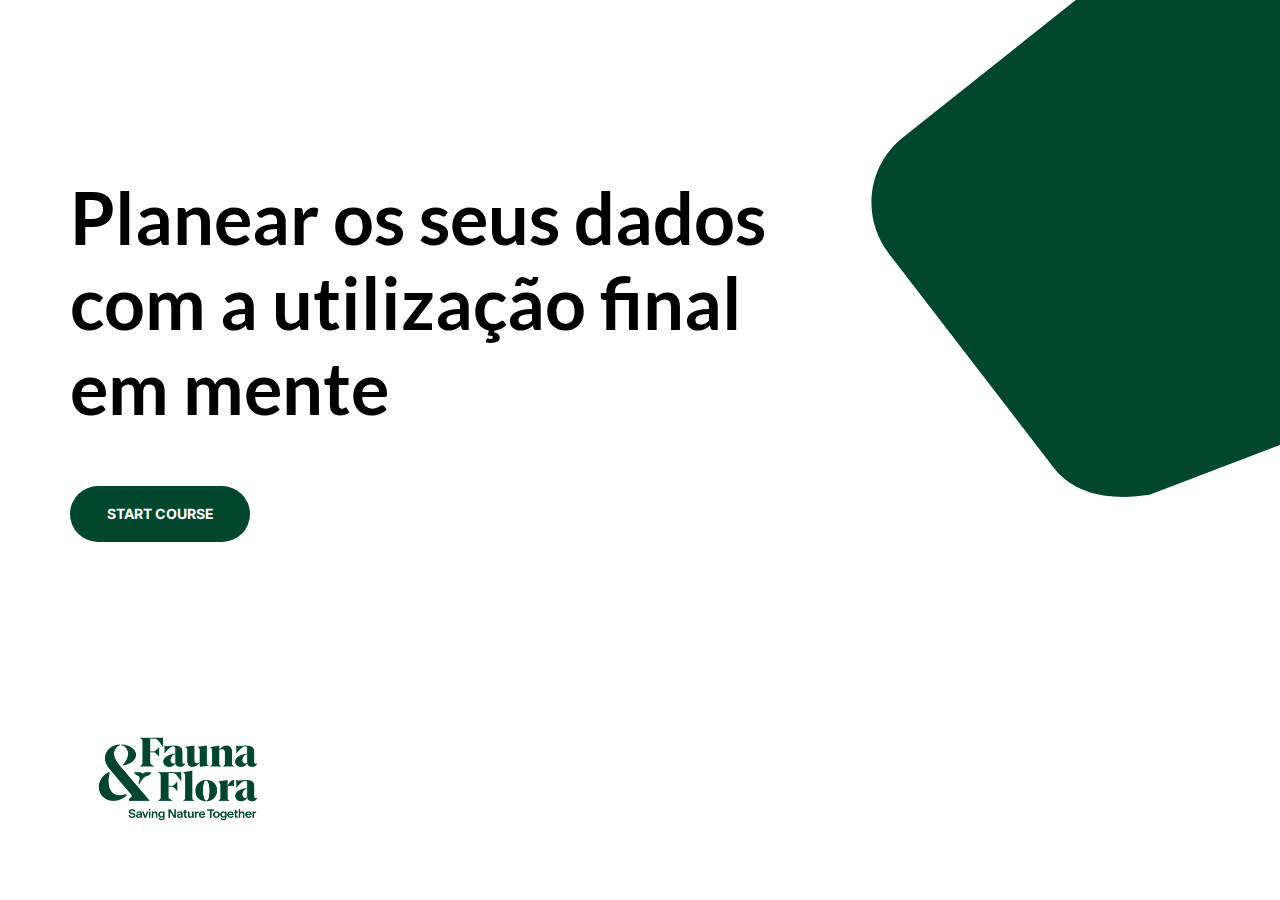
<file: index.html>
<!DOCTYPE html>
<html lang="en" class="">
  <head>
    <meta http-equiv="X-UA-Compatible" content="IE=edge,chrome=1">
    <meta name="viewport" content="width=device-width, initial-scale=1">
    <meta charset="utf-8">

    <title>Planear os seus dados com a utilização final em mente</title>

    <link type="text/css" rel="stylesheet" href="lib/icomoon.css">
    <script type="text/javascript" src="lib/player-0.0.11.min.js"></script>
    <script type="text/javascript" src="lib/lzwcompress.js"></script>

    <!-- Resize Hack -->
    <script type="text/javascript">
      window.resizeTo(screen.width, screen.height);
    </script>
    
    <!--[if lt IE 9]>
    <script src="//html5shiv.googlecode.com/svn/trunk/html5.js"></script>
    <![endif]-->

    <script id="__ENTRY__" type="application/json">
      {".js":["rise/5b8604d3.js"]}
    </script>

    <script id="__REMOTE_ENTRIES__" type="application/json">
      {"mondrian":{".js":["mondrian/entry.js"]}}
    </script>

    <script>
      (function() {
        const jsonp = {}

        function loadModule(manifest) {
          const p = []

          if (manifest['.css'] != null) {
            for (var idx = 0; idx < manifest['.css'].length; idx++) {
              p.push(new Promise((resolve, reject) => {
                var link = document.createElement('link')
                link.onload = resolve
                link.onerror = reject
                link.rel = 'stylesheet'
                link.href = 'lib/' + manifest['.css'][idx]
                document.body.appendChild(link)
              }))
            }
          }

          if (manifest['.js'] != null) {
            for (var idx = 0; idx < manifest['.js'].length; idx++) {
              p.push(new Promise((resolve, reject) => {
                var script = document.createElement('script')
                script.onload = resolve
                script.onerror = reject
                script.src = 'lib/' + manifest['.js'][idx]
                document.body.appendChild(script)
              }))
            }
          }

          return Promise.all(p)
        }

        function deserialize(str) {
          const buffer = Uint8Array.from(atob(str), c => c.charCodeAt(0))
          const json = new TextDecoder().decode(buffer)
          const result = JSON.parse(json)
          return result
        }

        function __loadEntry() {
          return loadModule(JSON.parse(document.getElementById('__ENTRY__').textContent))
        }

        function __loadRemoteEntry(name) {
          const manifest = JSON.parse(document.getElementById('__REMOTE_ENTRIES__').textContent)
          if (manifest[name] == null) throw new Error(`Missing manifest for remote entry "${name}".`)
          return loadModule(manifest[name])
        }
        
        async function __loadJsonp(id, path) {
          try {
            return await new Promise((resolve, reject) => {
              try {
                jsonp[id] = resolve
                const script = document.createElement('script')
                script.onerror = reject
                script.src = `./${path}`
                document.head.appendChild(script)
              } catch (err) {
                reject(err)
              }
            })
          } finally {
            delete jsonp[id]
          }
        }

        function __resolveJsonp(id, data) {
          const resolve = jsonp[id]
          if (typeof resolve !== 'function') {
            throw new Error(`Could not load JSONP "${id}"`)
          }
          resolve(data)
        }

        async function __fetchCourse(name) {
          name = name == null ? window.i18n.default : name
          if (!window.i18n.available.includes(name)) {
            console.warn(`Could not load locale "${name}"`)
            name = window.i18n.available[0]
          }
          const encoded = await __loadJsonp(`course:${name}`, `locales/${name}.js`)
          const courseData = deserialize(encoded)
          return courseData
        }

        window.__loadEntry = __loadEntry
        window.__loadRemoteEntry = __loadRemoteEntry
        window.__loadJsonp = __loadJsonp
        window.__resolveJsonp = __resolveJsonp
        window.__fetchCourse = __fetchCourse
      })()
    </script>
  </head>
  <body>
    <div id="app"></div>
    <script>
  (function(root) {
    window.i18n = {"available":["und"],"default":"und"};
    window.partnerContent = [];

    var quizId = null;
    var storylineId = null;
    var completionPercentage = 100;
    var reporting = 'completed-incomplete';

    var LMSProxySelections = [
      'CommitData',
      'ConcedeControl', // Gives control back to the LMS
      'CreateResponseIdentifier', // Create question response
      'Finish',
      'GetDataChunk',  // Retrieve stringified object with lesson progress
      'GetStatus', // Get Current Status
      'MatchingResponse', // Interaction - Question Type
      'RecordFillInInteraction', // Interaction - Question Type
      'RecordMatchingInteraction', // Interaction - Question Type
      'RecordMultipleChoiceInteraction', // Interaction - Question Type
      'ResetStatus', // Reset the Status
      'SetBookmark',   // Set identifier for bookmark
      'SetDataChunk',  // Set a stringified object with lesson progress
      'SetFailed', // Tell LMS user Failed course
      'SetPassed', // Tell LMS user Passed the course
      'SetReachedEnd', // Tell LMS user completed course
      'SetScore', // Report Users Score to the LMS (for Pass and fail)
      'WriteToDebug',
    ];

    function HookCommit() {
  LMSProxyFuncs.WriteToDebug('Commit strategy detected a reason to commit! Forcing a commit to the LMS.');
  LMSProxyFuncs.CommitData();
}

const ProxyHooks = {

  'SetFailed': HookCommit,
  'SetPassed': HookCommit,
  'SetReachedEnd': HookCommit,
  'SetScore': HookCommit,

  'RecordMultipleChoiceInteraction': HookCommit,
  'RecordMatchingInteraction': HookCommit,
  'RecordFillInInteraction': HookCommit,
  'MatchingResponse': HookCommit,
};

function hookProxy(funcName) {
  if(ProxyHooks[funcName]) {
    return ProxyHooks[funcName]();
  }

  return;
}

var LMSProxyFuncs = pick(LMSProxySelections, window.parent, Function.prototype);

function noAPIFunction (funcName) {
  return function () {
    console.log('Warning: Course was unable to find the LMS API for ' + funcName + '. Course may have been launched from scormcontent/index.html, or the course package is not within an LMS. Saving of student data will not occur.');
  }
}

var initProxy = function() {
  return Object.keys(LMSProxyFuncs).reduce(function(newProxy, funcName) {
    if (LMSProxyFuncs[funcName].toString().length < 35) {
      noAPIFunction(funcName)();

      if (funcName === 'cmi5') {
        newProxy['cmi5'] = {
          getMasteryScore: noAPIFunction('cmi5.getMasteryScore')
        }
      } else {
        newProxy[funcName] = noAPIFunction(funcName);
      }
      
      return newProxy;
    }

    if (arrayHas(funcName, ['CreateResponseIdentifier', 'MatchingResponse', 'cmi5'])) {
      newProxy[funcName] = LMSProxyFuncs[funcName];
      return newProxy;
    }

    newProxy[funcName] = function () {
      var args = ([]).slice.call(arguments);
      var result = LMSProxyFuncs[funcName].apply(null, args);

      hookProxy(funcName);

      return result;
    }
    return newProxy;
  }, {})
}


    var LMSProxy = initProxy();

    var cache = getLMSData();

    function debounce(fn, delay) {
  var timer = null;

  return function () {
    var context = this, args = arguments;
    clearTimeout(timer);
    timer = setTimeout(function () {
      fn.apply(context, args);
    }, delay);
  };
}

function compress(data) {
  try {
    return JSON.stringify({
      v: 2,
      d: lzwCompress.pack(JSON.stringify(data)),
      cpv: "z5WaEE4E"
    });
  } catch(e) {
    return '';
  }
}

function decompress(stringData) {
  try {
    const data = JSON.parse(stringData);

    return data.d
      ? JSON.parse(lzwCompress.unpack(data.d))
      : data;
  } catch(e) {
    return {};
  }
}

function assign(target) {
  if (target === undefined || target === null) {
    throw new TypeError('assign: Cannot convert undefined or null to object');
  }

  var output = Object(target);

  for (var index = 1; index < arguments.length; index++) {
    var source = arguments[index];
    if (source !== undefined && source !== null) {
      for (var nextKey in source) {
        if (source.hasOwnProperty(nextKey)) {
          output[nextKey] = source[nextKey];
        }
      }
    }
  }
  return output;
}

function identity(value) {
  return value;
}

function bookmark(id) {
  var url = 'index.html#/lessons/' + id;

  LMSProxy.SetBookmark(url, '');
}

function completeOut(passed, reportParam) {
  var reportType = reportParam || reporting;

  if(passed) {
    switch(reportType) {
      case 'completed-incomplete':
      case 'completed-failed':
        LMSProxy.ResetStatus();
        LMSProxy.SetReachedEnd();
        break;

      case 'passed-incomplete':
      case 'passed-failed':
        LMSProxy.SetPassed();
        LMSProxy.SetReachedEnd();
        break;
    }
  } else {
    switch(reportType) {
      case 'passed-failed':
      case 'completed-failed':
        if(!isPassed()) {
          LMSProxy.SetFailed();
        }
        break;
    }
  }
}

var setDataChunk = debounce(function(data) {
  LMSProxy.SetDataChunk(data);
}, 100);

function concatLMSData(data) {
  assign(cache, data);
  setDataChunk(compress(cache));
}

function exit() {
  LMSProxy.ConcedeControl();
}

function finish(totalProgress) {
  if (
    quizId === null &&
    storylineId === null &&
    completionPercentage != undefined &&
    totalProgress >= completionPercentage
  ) {
    completeOut(true);
  }
}

function finishQuiz(passed, score, id) {
  if (id == quizId) {
    reportScore(score);
    completeOut(passed);
  }
}

function finishStoryline(id, passed, isQuiz, score) {
  if (id == storylineId) {
    if (isQuiz) {
      reportScore(score);
      completeOut(passed, 'passed-failed');
    } else {
      completeOut(passed);
    }
  }
}

function sanitizeForUri(title) {
  var strippedTitle = title.replace(/<(?:.|\n)*?>/gm, '');
  var sanitizedTitle = strippedTitle.replace(/[^a-zA-Z0-9-_.~]/g, '-');
  return sanitizedTitle;
}

function shorten(title) {
  return title.charAt(0);
}

function buildResponseIdentifier(response) {
  var title = sanitizeForUri(response.title);
  return LMSProxy.CreateResponseIdentifier(shorten(title), title);
}

function buildMatchingResponse(response) {
  var sourceTitle = sanitizeForUri(response.source.title);
  var targetTitle = sanitizeForUri(response.target.title);

  var source =
    LMSProxy.CreateResponseIdentifier(shorten(sourceTitle), sourceTitle);
  var target =
    LMSProxy.CreateResponseIdentifier(shorten(targetTitle), targetTitle);

  return new LMSProxy.MatchingResponse(source, target);
}

function cleanTitle(title, maxSize) {
  return title.substr(0, maxSize || 20).replace(/\s/g, '_');
}

function titleToId(quiz, question, attempts) {
  return cleanTitle(quiz, 20) + '_' + cleanTitle(question, 230) + '_' + attempts.toString().substr(0,3);
}

function normalizeResult(correct) {
  return correct
    ? window.parent.INTERACTION_RESULT_CORRECT
    : window.parent.INTERACTION_RESULT_WRONG;
}

function reportAnswer(data) {
  var recorder = Function.prototype;
  var response;
  var correctResponses;

  var isCorrect = normalizeResult(data.isCorrect);
  var latency = data.latency;
  var title = data.questionTitle;
  var weighting = 1;
  var strId = titleToId(data.quizTitle, title, data.retryAttempts);

  switch (data.type) {
    case 'MULTIPLE_CHOICE':
    case 'MULTIPLE_RESPONSE':
      response = data.response.map(buildResponseIdentifier);
      correctResponses = data.correctResponse.map(buildResponseIdentifier);
      recorder = LMSProxy.RecordMultipleChoiceInteraction;
      break;

    case 'FILL_IN_THE_BLANK':
      response = data.response;
      correctResponses = data.correctResponse;
      recorder = LMSProxy.RecordFillInInteraction;
      break;

    case 'MATCHING':
      response = data.response.map(buildMatchingResponse);
      correctResponses = data.correctResponse.map(buildMatchingResponse);
      recorder = LMSProxy.RecordMatchingInteraction;
      break;
  }

  recorder(
    strId,
    response,
    isCorrect,
    correctResponses,
    title,
    weighting,
    latency,
    0
  );
}

function getLMSData() {
  var data = null;

  if(!cache) {
    data = LMSProxy.GetDataChunk();

    var result = data
      ? decompress(data)
      : {};

    return result;
  }

  return assign({}, cache);
}

function getProgress(initialProgress) {
  var decodeCourseProgress =
    root.Rise.decodeCourseProgress;

  var progress = assign({}, {
    progress: { lessons: {} }
  }, getLMSData()).progress;

  if(initialProgress) {
    return decodeCourseProgress(initialProgress, progress);
  }

  return progress;
}

function isExport() {
  return true;
}

function isPassed() {
  return LMSProxy.GetStatus() === window.parent.LESSON_STATUS_PASSED;
}

function pick(keys, obj, def) {
  return keys.reduce(function(memo, key) {
    if(obj[key] === undefined) {
      if(def !== undefined) {
        memo[key] = def;
      }
    } else {
      memo[key] = obj[key];
    }

    return memo;
  }, {});
}

function reportScore(score) {
  var highScore = Math.max(getLMSData().score || 0, score);
  concatLMSData({ score: highScore });

  LMSProxy.SetScore(highScore, 100, 0);
}

function resolvePath(path) {
  return ('assets/').concat(path);
}

function resolveFontPath(font) {
  return ('lib/fonts/').concat(font.key.split('/').reverse()[0]);
}

function setLessonProgress(lessonProgress) {
  var encodeLessonProgress =
    root.Rise.encodeLessonProgress;

  var currentProgress = getProgress();

  var lessons = assign(
    {},
    currentProgress.lessons,
    encodeLessonProgress(lessonProgress)
  );

  var progress = assign({}, currentProgress, { lessons: lessons });

  concatLMSData({ progress: progress });
}

function setCourseProgress(courseProgress) {
  var encodeCourseProgress =
    root.Rise.encodeCourseProgress;

  var currentProgress = getProgress();

  var progress = assign(
    {},
    currentProgress,
    encodeCourseProgress(courseProgress)
  );

  concatLMSData({ progress: progress });
}

function getMasteryScore(payload) {
  return payload.passingScore;
}

function arrayHas(val, arr) {
  return !!(~(arr.indexOf(val)))
}

function fetchAvailableLocales() {
  return window.i18n
}

root.Rise = {
  completeLessons: identity,
  decodeCourseProgress: identity,
  encodeCourseProgress: identity,
  encodeLessonProgress: identity
};

root.Runtime = {
  bookmark: bookmark,
  exit: exit,
  fetch: window.__fetchCourse,
  fetchAvailableLocales: fetchAvailableLocales,
  finish: finish,
  finishQuiz: finishQuiz,
  finishStoryline: finishStoryline,
  getMasteryScore: getMasteryScore,
  getProgress: getProgress,
  isExport: isExport,
  reportAnswer: reportAnswer,
  resolveFontPath: resolveFontPath,
  resolvePath: resolvePath,
  setCourseProgress: setCourseProgress,
  setLessonProgress: setLessonProgress
};

  }(window));
</script>

    
    <script>__loadEntry()</script>
    
  </body>
</html>
</file>
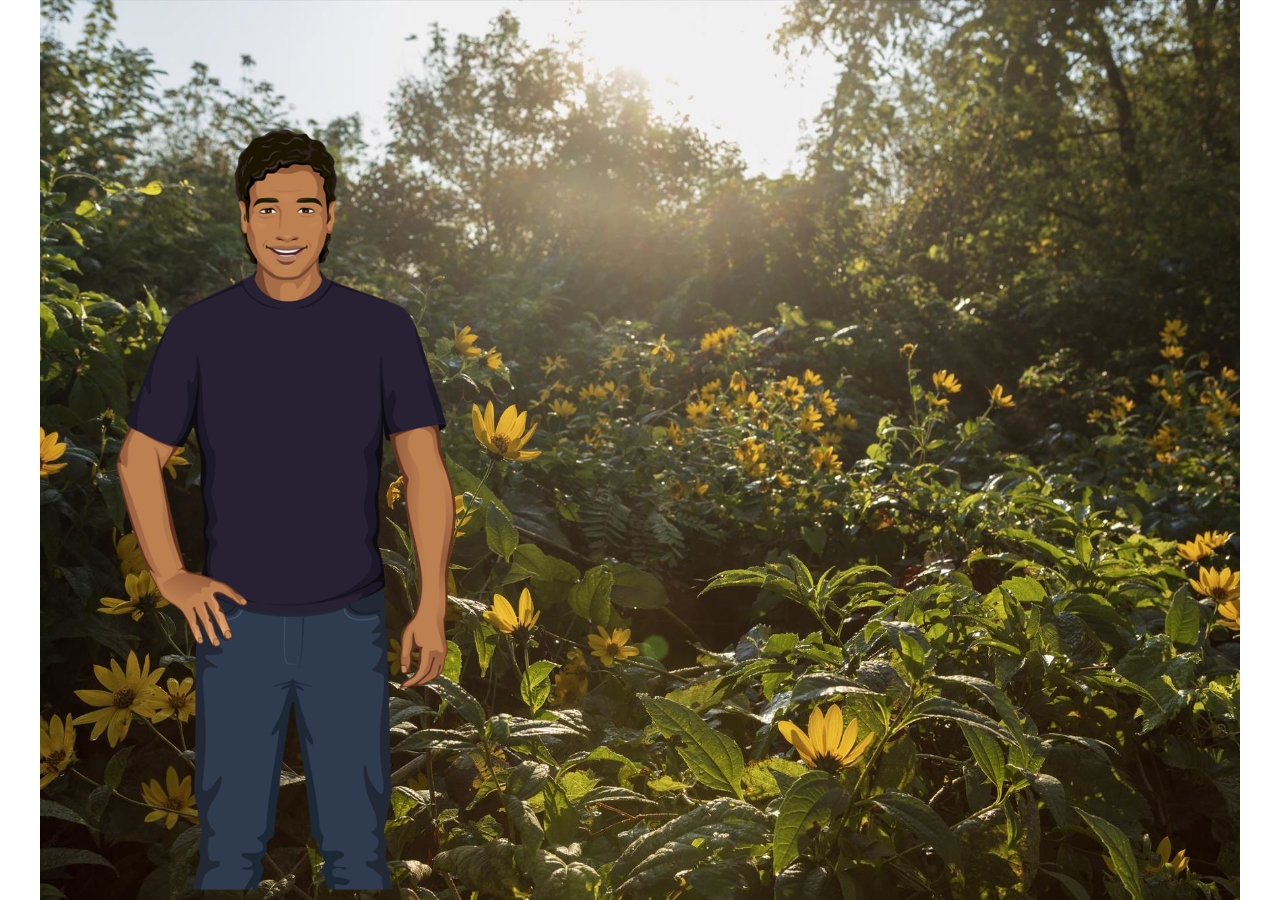
<file: assets/HoQtAkZuBB9JZHjJ/story.html>
﻿<!doctype html>
<html lang="en-US">
<head>
  <meta charset="utf-8">
  <!-- Created using Storyline 360 - http://www.articulate.com  -->
  <!-- version: 3.86.32080.0 -->
  <title>conversa com Oscar e Ana</title>
  <meta http-equiv="x-ua-compatible" content="IE=edge"/>
  <meta name="viewport" content="width=device-width,initial-scale=1,user-scalable=no,shrink-to-fit=no,minimal-ui"/>
  <meta name="apple-mobile-web-app-capable" content="yes"/>
  <style>
    html, body { height: 100%; padding: 0; margin: 0 }
    #app { height: 100%; width: 100%; }
  </style>

  <script>
    window.DS = {};
    window.globals = {
      DATA_PATH_BASE: '',
      HAS_FRAME: true,
      HAS_SLIDE: true,

      lmsPresent: false,
      tinCanPresent: false,
      cmi5Present: false,
      aoSupport: false,
      scale: 'noscale',
      captureRc: false,
      browserSize: 'optimal',
      bgColor: '#282828',
      features: 'ClosedCaptionsCustomization,DropInBase,DropInInteractions,DropInMisc,DropInVectors,DropInVideo,JsApi,LayerPresentAsDialog,MultipleQuizTracking,UpdatedThemeEditor',
      themeName: 'unified',
      preloaderColor: '#FFFFFF',
      suppressAnalytics: false,
      productChannel: 'stable',
      publishSource: 'storyline',
      aid: 'aid|61ed9284-7fb2-4892-9b91-5a5bcbf24032',
      cid: '61ccfda3-03ed-4a3a-a149-af13c58c65b9',
      playerVersion: '3.86.32080.0',
      publishTimestamp: '2024-05-19T17:44:09.2357581Z',
      maxIosVideoElements: 10,
      connectionSettings: { message: 'You%20are%20offline.%20Trying%20to%20reconnect...', useDarkTheme: false, mode: 'disabled' },
      hasFeature: function(feature) {
        return this.features.split(',').includes(feature);
      },
      
      parseParams: function(qs) {
        if (window.globals.parsedParams != null) {
          return window.globals.parsedParams;
        }
        qs = (qs || window.location.search.substr(1)).split('+').join(' ');
        var params = {},
            tokens,
            re = /[?&]?([^=]+)=([^&]*)/g;

        while (tokens = re.exec(qs)) {
          params[decodeURIComponent(tokens[1]).trim()] =
            decodeURIComponent(tokens[2]).trim();
        }
        window.globals.parsedParams = params;
        return params;
      }

    };
  </script>
  <script>
    var isIe11 = ('ActiveXObject' in window || window.MSBlobBuilder != null)
      && window.msCrypto != null && !window.ActiveXObject;
    if (isIe11) {
      window.globals.unsupportedBrowser = true;
      document.write(atob('[base64]'));
    }
  </script>

  <script>
    if (window.globals.hasFeature('MultiLanguageSupport')) {
      
      
    }
  </script>

  
  <script>window.THREE = { };</script>
  
<meta name="robots" content="noindex, nofollow"></head>
<body style="background: #282828" class="cs-HTML theme-unified">
<script src="player-interface.js"></script>
  <script>!function(){var e,i=/iPhone/i,o=/iPod/i,n=/iPad/i,t=/\biOS-universal(?:.+)Mac\b/i,r=/\bAndroid(?:.+)Mobile\b/i,a=/Android/i,d=/(?:SD4930UR|\bSilk(?:.+)Mobile\b)/i,p=/Silk/i,l=/Windows Phone/i,u=/\bWindows(?:.+)ARM\b/i,b=/BlackBerry/i,s=/BB10/i,c=/Opera Mini/i,f=/\b(CriOS|Chrome)(?:.+)Mobile/i,h=/Mobile(?:.+)Firefox\b/i,v=function(e){return void 0!==e&&"MacIntel"===e.platform&&"number"==typeof e.maxTouchPoints&&e.maxTouchPoints>1&&"undefined"==typeof MSStream};e=function(e){var m={userAgent:"",platform:"",maxTouchPoints:0};e||"undefined"==typeof navigator?"string"==typeof e?m.userAgent=e:e&&e.userAgent&&(m={userAgent:e.userAgent,platform:e.platform,maxTouchPoints:e.maxTouchPoints||0}):m={userAgent:navigator.userAgent,platform:navigator.platform,maxTouchPoints:navigator.maxTouchPoints||0};var g=m.userAgent,y=g.split("[FBAN");void 0!==y[1]&&(g=y[0]),void 0!==(y=g.split("Twitter"))[1]&&(g=y[0]);var A=function(e){return function(i){return i.test(e)}}(g),w={apple:{phone:A(i)&&!A(l),ipod:A(o),tablet:!A(i)&&(A(n)||v(m))&&!A(l),universal:A(t),device:(A(i)||A(o)||A(n)||A(t)||v(m))&&!A(l)},amazon:{phone:A(d),tablet:!A(d)&&A(p),device:A(d)||A(p)},android:{phone:!A(l)&&A(d)||!A(l)&&A(r),tablet:!A(l)&&!A(d)&&!A(r)&&(A(p)||A(a)),device:!A(l)&&(A(d)||A(p)||A(r)||A(a))||A(/\bokhttp\b/i)},windows:{phone:A(l),tablet:A(u),device:A(l)||A(u)},other:{blackberry:A(b),blackberry10:A(s),opera:A(c),firefox:A(h),chrome:A(f),device:A(b)||A(s)||A(c)||A(h)||A(f)},any:!1,phone:!1,tablet:!1};return w.any=w.apple.device||w.android.device||w.windows.device||w.other.device,w.phone=w.apple.phone||w.android.phone||w.windows.phone,w.tablet=w.apple.tablet||w.android.tablet||w.windows.tablet,w}(),"object"==typeof exports&&"undefined"!=typeof module?module.exports=e:"function"==typeof define&&define.amd?define((function(){return e})):this.isMobile=e}();
    window.isMobile.apple.tablet = window.isMobile.apple.tablet ||
      (navigator.platform === 'MacIntel' && navigator.maxTouchPoints > 1);
    window.isMobile.apple.device = window.isMobile.apple.device || window.isMobile.apple.tablet;
    window.isMobile.tablet = window.isMobile.tablet || window.isMobile.apple.tablet;
    window.isMobile.any = window.isMobile.any || window.isMobile.apple.tablet;
  </script>

  <div id="focus-sink" tabindex="-1"></div>

  <div id="preso"></div>
  <script>
    (function() {

      var classTypes = [ 'desktop', 'mobile', 'phone', 'tablet' ];

      var addDeviceClasses = function(prefix, testObj) {
        var curr, i;
        for (i = 0; i < classTypes.length; i++) {
          curr = classTypes[i];
          if (testObj[curr]) {
            document.body.classList.add(prefix + curr);
          }
        }
      };

      var params = window.globals.parseParams(),
          isDevicePreview = params.devicepreview === '1',
          isPhoneOverride = params.deviceType === 'phone' || (isDevicePreview && params.phone == '1'),
          isTabletOverride = (params.deviceType === 'tablet' || isDevicePreview) && !isPhoneOverride,
          isMobileOverride = isPhoneOverride || isTabletOverride;

      var deviceView = {
        desktop: !window.isMobile.any && !isMobileOverride,
        mobile: window.isMobile.any || isMobileOverride,
        phone: isPhoneOverride || (window.isMobile.phone && !isTabletOverride),
        tablet: isTabletOverride || window.isMobile.tablet
      };

      window.globals.deviceView = deviceView;
      window.isMobile.desktop = !window.isMobile.any;
      window.isMobile.mobile = window.isMobile.any;

      addDeviceClasses('view-', deviceView);

    })();
  </script>
  
  <script src='story_content/user.js' type=text/javascript></script>
  <div class="slide-loader"></div>

  <script>
    var doc = document, loader = doc.body.querySelector('.slide-loader'); [ 1, 2, 3 ].forEach(function(n) { var d = doc.createElement('div'); d.style.backgroundColor = window.globals.preloaderColor; d.classList.add('mobile-loader-dot'); d.classList.add('dot' + n); loader.appendChild(d); });
  </script>

  <div class="mobile-load-title-overlay" style="display: none">
    <div class="mobile-load-title">conversa com Oscar e Ana</div>
  </div>

  <div class="mobile-chrome-warning"></div>

  
<style>
  .warn-connection-dialog {
    display: none;
    background: transparent;
    pointer-events: all;
    position: fixed;
    left: 0;
    top: 0;
    width: 100%;
    height: 100%;
    z-index: 999;
  }

  .warn-connection-content {
    pointer-events: all;
    border-radius: 4px;
    background: white;
    border: 1px solid #E7E7E7;
    color: #333333;
    box-shadow: 0 2px 4px rgba(0, 0, 0, 0.25);
    transition: all 150ms ease-out;
    position: absolute;
    white-space: nowrap;
  }

  .view-phone.is-landscape .warn-connection-content {
    left: 23px;
    bottom: 23px;
  }

  .view-tablet.is-landscape .warn-connection-content {
    left: 50%;
    top: 20px;
    transform: translateX(-50%);
  }

  .view-mobile.is-portrait .warn-connection-content {
    transform: translate(-50%, calc(-100% - 15px));
  }

  .warn-connection-content p {
    display: inline-block;
    margin: 0 8px 0 0;
    line-height: 33px;
    font-size: 11px;
  }

  .warn-connection-content svg {
    position: relative;
    vertical-align: middle;
    margin: 0 2px 2px 8px;
  }

  .view-desktop .warn-connection-content {
    left: 1.5em;
    bottom: 1.5em;
  }

  .view-desktop .warn-connection-content p {
    font-size: 1.1em;
  }

  .is-offline .warn-connection-dialog {
    display: block;
  }

  .is-offline .cs-panel * {
    pointer-events: none !important;
  }

  .is-offline .cs-panel {
    pointer-events: all !important;
  }

  .is-offline #nav-controls * {
    pointer-events: none !important;
  }

  .is-offline #nav-controls {
    pointer-events: all !important;
  }
</style>

<div class="warn-connection-dialog" role="alertdialog" aria-modal="true" tabindex="0" aria-labelledby="warn-connection-message">
  <div class="warn-connection-content">
    <svg width="17" height="15" viewBox="0 0 17 15" xmlns="http://www.w3.org/2000/svg">
      <path fill="#8F0000" stroke="white" d="M16.07,12.98 L15.88,12.23 L9.51,1.21 C8.97,0.26,7.6,0.26,7.06,1.21 L0.69,12.23 C0.15,13.16,0.81,14.36,1.91,14.36 H14.65 C15.47,14.36,16.05,13.7,16.07,12.98 Z"/>
      <path fill="white" stroke="white" d="M8.58,5.5 C8.35,5.28,8.5,5.35,8.21,5.32 C8.09,5.35,7.97,5.49,7.96,5.67 C7.97,5.79,7.98,5.92,7.98,6.04 L7.98,6.04 C7.99,6.17,8,6.31,8.01,6.43 L8.01,6.44 C8.03,6.92,8.06,7.41,8.09,7.9 L8.09,7.9 C8.12,8.39,8.14,8.88,8.17,9.37 C8.17,9.39,8.18,9.42,8.2,9.44 C8.23,9.46,8.25,9.47,8.28,9.47 C8.31,9.47,8.34,9.46,8.35,9.44 C8.37,9.43,8.38,9.4,8.39,9.35 L8.39,9.34 C8.39,9.24,8.4,9.15,8.4,9.05 L8.4,9.05 C8.41,8.96,8.41,8.86,8.42,8.75 C8.43,8.44,8.45,8.12,8.47,7.81 L8.47,7.81 C8.49,7.49,8.51,7.18,8.53,6.87 C8.55,6.46,8.56,6.05,8.59,5.64 L8.6,5.62 C8.6,5.57,8.59,5.53,8.58,5.5 L8.21,5.32 Z"/>
      <circle fill="white" stroke="white" cx="8.3" cy="11.35" r="0.3"/>
    </svg>
    <p id="warn-connection-message">You are offline. Trying to reconnect...</p>
  </div>
</div>

<script>
  (function() {
    window.DS.connection = {
      warningShown: false,
      assets: {},
      loadingAssetGroup: false,
      retryDelay: 500
    };

    var connectionSettings = window.globals.connectionSettings || {};

    var useConnectionMessages = window.AbortController != null &&
      window.location.protocol != 'file:' &&
      connectionSettings.mode === 'normal';

    window.DS.connection.useConnectionMessages = useConnectionMessages;

    var assetCount = 0;
    var checkLoadedId;


    if (useConnectionMessages && connectionSettings != null) {
      var contentEl = document.querySelector('.warn-connection-content');
      var messageEl = contentEl.querySelector('p');

      if (connectionSettings.useDarkTheme) {
        contentEl.style.borderColor = '#BABBBA';
        contentEl.style.backgroundColor = '#282828';
        contentEl.style.color = '#FFFFFF';
      }

      if (connectionSettings.message != null) {
        messageEl.textContent = window.decodeURIComponent(connectionSettings.message);
      }
    }

    function checkAssetsReady() {
      for (var i in DS.connection.assets) {
        if (!DS.connection.assets[i].success) {
          return false;
        }
      }
      return true;
    }

    function stopAssetGroup() {
      if (!useConnectionMessages) { return; }

      assetCount = 0;

      DS.connection.oldAssetGroup = DS.connection.assets;
      DS.connection.assets = {};
      DS.connection.loadingAssetGroup = false;
      clearInterval(checkLoadedId);
    }

    function startAssetGroup() {
      if (!useConnectionMessages) { return; }
      var ticks = 0;
      clearInterval(checkLoadedId);
      checkLoadedId = setInterval(function() {
        var loaded = 0;
        if (assetCount === 0 && loaded === 0) {
          clearInterval(checkLoadedId);
          return;
        }

        for (var i in DS.connection.assets) {
          if (DS.connection.assets[i].success) {
            loaded++;
          }
        }

        if (assetCount === loaded && checkAssetsReady()) {
          for (var i in DS.connection.assets) {
            if (DS.connection.assets[i].action) {
              DS.connection.assets[i].action();
            }
          }
          hideWarning();
          stopAssetGroup();
        }
      }, 100)
    }

    function requiredAsset(url, action, retry, type) {
      if (!useConnectionMessages) { return; }
      if (DS.connection.assets[url]) { return; }

      DS.connection.assets[url] = {
        success: false, action: action, retry: retry, type: type
      };
      assetCount = Object.keys(DS.connection.assets).length;
      if (!DS.connection.loadingAssetGroup) {
        startAssetGroup();
      }
      DS.connection.loadingAssetGroup = true;
    }

    function assetLoaded(url) {
      if (!useConnectionMessages) { return; }
      if (DS.connection.assets[url]) {
        DS.connection.assets[url].success = true;
      }
    }

    function assetFailed(url) {
      if (!useConnectionMessages) { return; }
      if (!DS.connection.assets[url]) {
        if (/\.js$/.test(url) && url.indexOf('transcripts') === -1) {
          setTimeout(function() {
            if (DS.connection.lastSlideLoaded != null) {
              DS.connection.lastSlideLoaded();
            }
          }, DS.connection.retryDelay);
        }
        return;
      }
      if (!DS.connection.warningShown) { showWarning(); }
      if (DS.connection.assets[url].retry) {
        setTimeout(function() {
          if (!DS.connection.assets[url].success) {
            DS.connection.assets[url].retry()
          }
        }, DS.connection.retryDelay);
      }
    }

    function hideWarning() {
      document.body.classList.remove('is-offline');
      DS.connection.warningShown = false;
      enableKeys();
    }
    DS.connection.hideWarning = hideWarning

    function showWarning(btn) {
      document.body.classList.add('is-offline')
      DS.connection.warningShown = true;
      updateWarningPosition();
      disableKeys();
    }

    function updateWarningPosition() {
      if (!DS.connection.warningShown) {
        return;
      }

      var isPortrait = document.body.classList.contains('is-portrait');
      var isMobile = document.body.classList.contains('view-mobile');
      var warningEl = document.querySelector('.warn-connection-content');

      if (isPortrait && isMobile) {
        var slide = document.querySelector('.primary-slide');
        var slideRect = slide != null
          ? slide.getBoundingClientRect()
          : { top: window.innerHeight, left: 0, width: window.innerWidth };

        warningEl.style.top = `${slideRect.top}px`
        warningEl.style.left = `${slideRect.left + slideRect.width / 2}px`
      } else {
        warningEl.style.top = null;
        warningEl.style.left = null;
      }

      window.requestAnimationFrame(updateWarningPosition);
    }

    function onDisableKeyDown(e) {
      e.preventDefault();
      e.stopImmediatePropagation();
    }

    function onDisableKeyUp(e) {
      e.preventDefault();
      e.stopImmediatePropagation();
    }

    var accStyle = document.createElement('style');
    var warnDialogEl = document.querySelector('.warn-connection-dialog');

    function disableKeys() {
      if (DS.views && DS.views.nsStack && DS.views.nsStack.length === 1) {
        DS.views.nsStack[0].tabReachable = false
        DS.views.nsStack[0].updateTabIndex(true, true);
      }

      accStyle.innerHTML = '.acc-shadow-dom { display: none; }';
      document.body.appendChild(accStyle);

      warnDialogEl.parentNode.append(warnDialogEl);
      warnDialogEl.focus();
    }

    function enableKeys() {
      accStyle.remove();
      if (DS.views && DS.views.nsStack && DS.views.nsStack.length === 1 && DS.views.nsStack[0].name === '_frame') {
        DS.views.nsStack[0].tabReachable = true;
        DS.views.nsStack[0].updateTabIndex();
      }
    }

    // these will all be noops if the feature flag isn't set in
    // the data and `window.globals.features`
    DS.connection.requiredAsset = requiredAsset;
    DS.connection.assetLoaded = assetLoaded;
    DS.connection.assetFailed = assetFailed;
    DS.connection.stopAssetGroup = stopAssetGroup;
    DS.connection.startAssetGroup = startAssetGroup;
  })();
</script>


  <script>
    
    if (window.autoSpider && window.vInterfaceObject) {
      document.querySelector('.mobile-load-title-overlay').style.display = 'none';
    }
  </script>

  

  <link rel="stylesheet" href="html5/data/css/output.min.css" data-noprefix/>
</body>
<script src="html5/lib/scripts/bootstrapper.min.js"></script>
</html>
</file>
<file: lib/icomoon.css>
@font-face {
	font-family: 'icomoon';
	src:  url('fonts/icomoon.ttf') format('truetype'),
				url('fonts/icomoon.woff') format('woff');
	font-weight: normal;
	font-style: normal;
}

[class^="icon-"], [class*=" icon-"] {
	/* use !important to prevent issues with browser extensions that change fonts */
	font-family: 'icomoon' !important;
	speak: none;
	font-style: normal;
	font-weight: normal;
	font-variant: normal;
	text-transform: none;
	line-height: 1;

	/* Better Font Rendering =========== */
	-webkit-font-smoothing: antialiased;
	-moz-osx-font-smoothing: grayscale;
}

.icon-edit-author-name:before {
	content: "\e976";
}
.icon-lock:before {
	content: "\e977";
}
.icon-checkmark-valid:before {
	content: "\e95d";
}
.icon-close-media-panel:before {
	content: "\e95e";
}
.icon-trash4:before {
	content: "\e95f";
}
.icon-x-invalid-url:before {
	content: "\e960";
}
.icon-attach2:before {
	content: "\e961";
}
.icon-bold:before {
	content: "\e962";
}
.icon-fontcolor:before {
	content: "\e963";
}
.icon-fontsize:before {
	content: "\e964";
}
.icon-italic:before {
	content: "\e965";
}
.icon-link:before {
	content: "\e966";
}
.icon-orderedlist:before {
	content: "\e967";
}
.icon-quote:before {
	content: "\e968";
}
.icon-unorderedlist:before {
	content: "\e969";
}
.icon-feedback:before {
	content: "\e910";
}
.icon-review:before {
	content: "\e911";
}
.icon-customizable:before {
	content: "\e908";
}
.icon-design:before {
	content: "\e909";
}
.icon-interactions:before {
	content: "\e90a";
}
.icon-questions:before {
	content: "\e90b";
}
.icon-scenarios2:before {
	content: "\e90c";
}
.icon-slides:before {
	content: "\e90d";
}
.icon-desktop:before {
	content: "\e902";
}
.icon-expressions:before {
	content: "\e903";
}
.icon-poses:before {
	content: "\e904";
}
.icon-retina:before {
	content: "\e905";
}
.icon-scenarios:before {
	content: "\e906";
}
.icon-transparency:before {
	content: "\e907";
}
.icon-Master-01:before {
	content: "\e934";
}
.icon-Master-02:before {
	content: "\e93a";
}
.icon-Master-03:before {
	content: "\e939";
}
.icon-Master-04:before {
	content: "\e936";
}
.icon-Master-05:before {
	content: "\e93b";
}
.icon-Master-06:before {
	content: "\e935";
}
.icon-Master-07:before {
	content: "\e937";
}
.icon-Master-08:before {
	content: "\e938";
}
.icon-Master-09:before {
	content: "\e922";
}
.icon-Master-10:before {
	content: "\e926";
}
.icon-Master-11:before {
	content: "\e924";
}
.icon-Master-12:before {
	content: "\e928";
}
.icon-Master-13:before {
	content: "\e923";
}
.icon-Master-14:before {
	content: "\e925";
}
.icon-Master-15:before {
	content: "\e929";
}
.icon-Master-16:before {
	content: "\e927";
}
.icon-Master-17:before {
	content: "\e92b";
}
.icon-Master-18:before {
	content: "\e92c";
}
.icon-Master-19:before {
	content: "\e92d";
}
.icon-Master-20:before {
	content: "\e92e";
}
.icon-Master-21:before {
	content: "\e92f";
}
.icon-Master-22:before {
	content: "\e930";
}
.icon-Master-23:before {
	content: "\e931";
}
.icon-Master-24:before {
	content: "\e932";
}
.icon-Master-25:before {
	content: "\e933";
}
.icon-Master-26:before {
	content: "\e92a";
}
.icon-check-circle:before {
	content: "\e803";
}
.icon-trash:before {
	content: "\e804";
}
.icon-rotation:before {
	content: "\e91a";
}
.icon-vector:before {
	content: "\e91b";
}
.icon-mute:before {
	content: "\e90e";
}
.icon-volume:before {
	content: "\e90f";
}
.icon-logo:before {
	content: "\e805";
}
.icon-share:before {
	content: "\e801";
}
.icon-sorting:before {
	content: "\e91c";
}
.icon-more:before {
	content: "\e91d";
}
.icon-copy:before {
	content: "\e951";
}
.icon-clock:before {
	content: "\e915";
}
.icon-quotes-left:before {
	content: "\e918";
}
.icon-list-numbered:before {
	content: "\e916";
}
.icon-list2:before {
	content: "\e917";
}
.icon-plus:before {
	content: "\e60a";
}
.icon-info:before {
	content: "\e974";
}
.icon-cross:before {
	content: "\e913";
}
.icon-checkmark:before {
	content: "\e975";
}
.icon-arrow-up2:before {
	content: "\e959";
}
.icon-arrow-down2:before {
	content: "\e95a";
}
.icon-sort-alpha-asc:before {
	content: "\e912";
}
.icon-rtf:before {
	content: "\e94b";
}
.icon-doc:before {
	content: "\e94a";
}
.icon-pdf:before {
	content: "\e94c";
}
.icon-ppt:before {
	content: "\e94d";
}
.icon-file:before {
	content: "\e94e";
}
.icon-xls:before {
	content: "\e94f";
}
.icon-zip:before {
	content: "\e950";
}
.icon-file-alt:before {
	content: "\e944";
}
.icon-doc-alt:before {
	content: "\e943";
}
.icon-pdf-alt:before {
	content: "\e945";
}
.icon-ppt-alt:before {
	content: "\e946";
}
.icon-rtf-alt:before {
	content: "\e947";
}
.icon-xls-alt:before {
	content: "\e948";
}
.icon-zip-alt:before {
	content: "\e949";
}
.icon-attach:before {
	content: "\e942";
}
.icon-reload:before {
	content: "\e941";
}
.icon-trash2:before {
	content: "\e60d";
}
.icon-arrow-left:before {
	content: "\e608";
}
.icon-arrow-right:before {
	content: "\e609";
}
.icon-check-alt:before {
	content: "\e606";
}
.icon-password-view:before {
	content: "\e972";
}
.icon-password-hide:before {
	content: "\e973";
}
.icon-view-grid:before {
	content: "\e96c";
}
.icon-grid-view:before {
	content: "\e96c";
}
.icon-view-list:before {
	content: "\e96d";
}
.icon-list-view:before {
	content: "\e96d";
}
.icon-blocks:before {
	content: "\e95b";
}
.icon-list3:before {
	content: "\e95c";
}
.icon-export:before {
	content: "\e958";
}
.icon-screencast:before {
	content: "\e957";
}
.icon-cursor:before {
	content: "\e956";
}
.icon-documents:before {
	content: "\e952";
}
.icon-duplicate:before {
	content: "\e952";
}
.icon-trash3:before {
	content: "\e953";
}
.icon-Article:before {
	content: "\e93c";
}
.icon-Interaction:before {
	content: "\e93d";
}
.icon-Quiz:before {
	content: "\e93e";
}
.icon-Video:before {
	content: "\e93f";
}
.icon-trashcan:before {
	content: "\e921";
}
.icon-marker_style:before {
	content: "\e920";
}
.icon-photo:before {
	content: "\e91f";
}
.icon-microphone:before {
	content: "\e91e";
}
.icon-plus2:before {
	content: "\e800";
}
.icon-processing:before {
	content: "\e607";
}
.icon-menu:before {
	content: "\e602";
}
.icon-headset:before {
	content: "\e603";
}
.icon-list:before {
	content: "\e604";
}
.icon-video:before {
	content: "\e605";
}
.icon-mail:before {
	content: "\e954";
}
.icon-remove:before {
	content: "\e955";
}
.icon-up-level-2:before {
	content: "\e96e";
}
.icon-up-level-list-2:before {
	content: "\e96f";
}
.icon-plus-circle:before {
	content: "\e802";
}
.icon-up-level:before {
	content: "\e970";
}
.icon-up-level-list:before {
	content: "\e971";
}
.icon-eye:before {
	content: "\e96b";
}
.icon-tick:before {
	content: "\e900";
}
.icon-check:before {
	content: "\e901";
}
.icon-link-alt:before {
	content: "\e919";
}
.icon-chevron-down:before {
	content: "\e60b";
}
.icon-chevron-up:before {
	content: "\e60c";
}
.icon-chevron-left:before {
	content: "\e600";
}
.icon-chevron:before {
	content: "\e601";
}
.icon-chevron-right:before {
	content: "\e601";
}
.icon-close-small:before {
	content: "\e940";
}
.icon-pie-chart:before {
	content: "\e914";
}
.icon-alert:before {
	content: "\e96a";
}
</file>
<file: assets/HoQtAkZuBB9JZHjJ/html5/data/css/output.min.css>
@font-face {
  font-family: 'LatoBold Charset1_ Bold6C9F9092';
  src: url('[data-uri]');
  font-style: normal;
  font-weight: normal;
}
@font-face {
  font-family: 'Lato Charset1_ 5xNFlbGi76CB6402';
  src: url('[data-uri]');
  font-style: normal;
  font-weight: normal;
}
@font-face {
  font-family: 'Open Sans Charset1_ 6bqCC646825';
  src: url('[data-uri]');
  font-style: normal;
  font-weight: normal;
}
@font-face {
  font-family: 'Open SansBold CharsBoldB648081E';
  src: url('[data-uri]');
  font-style: normal;
  font-weight: normal;
}
@font-face {
  font-family: 'Open Sans Charset0_v9TY33EDE6F2';
  src: url('[data-uri]');
  font-style: normal;
  font-weight: normal;
}
@font-face {
  font-family: 'Open SansBold CharsBoldE47A47C6';
  src: url('[data-uri]');
  font-style: normal;
  font-weight: normal;
}
.cs-HTML {
  background: rgba(40, 40, 40, 1);
}
.cs-pxabnsnfns00001100101 .cs-infopanel  {
  box-shadow: 0 1px 0 rgba(0, 0, 0, 0);
  background: rgba(255, 255, 255, 1);
}
.cs-pxabnsnfns00001100101 .cs-infopanel .cs-link {
  color: rgba(186, 187, 186, 1);
}
.cs-pxabnsnfns00001100101 .cs-infopanel .cs-link:hover {
  color: rgba(255, 255, 255, 1);
}
.cs-pxabnsnfns00001100101 .cs-infopanel .cs-name {
  color: rgba(68, 68, 68, 1);
}
.cs-pxabnsnfns00001100101 .cs-infopanel .cs-title {
  color: rgba(153, 153, 153, 1);
}
.cs-pxabnsnfns00001100101 .cs-infopanelpopup  {
  box-shadow: 0 1px 0 rgba(0, 0, 0, 0);
  background: rgba(0, 0, 0, 0);
}
.cs-pxabnsnfns00001100101 .cs-infopanelpopup .cs-link {
  color: rgba(255, 0, 0, 1);
}
.cs-pxabnsnfns00001100101 .cs-infopanelpopup .cs-link:hover {
  color: rgba(255, 255, 255, 1);
}
.cs-pxabnsnfns00001100101 .cs-infopanelpopup .cs-name {
  color: rgba(255, 255, 255, 1);
}
.cs-pxabnsnfns00001100101 .cs-infopanelpopup .cs-bio {
  color: rgba(186, 187, 186, 1);
}
.cs-pxabnsnfns00001100101 .cs-timer  {
  color: rgba(186, 187, 186, 1);
}
.cs-pxabnsnfns00001100101 .cs-duration stop:first-child {
  stop-color: rgba(60, 60, 60, 1);
}
.cs-pxabnsnfns00001100101 .cs-duration stop:last-child {
  stop-color: rgba(60, 60, 60, 1);
}
.cs-pxabnsnfns00001100101 .cs-elapsed stop:first-child {
  stop-color: rgba(254, 227, 71, 1);
}
.cs-pxabnsnfns00001100101 .cs-elapsed stop:last-child {
  stop-color: rgba(254, 227, 71, 1);
}
.cs-pxabnsnfns00001100101 .cs-timer .cs-pie .cs-innerstroke {
  stroke: rgba(199, 199, 199, 1);
}
.cs-pxabnsnfns00001100101 .cs-timer .cs-pie .cs-innerborder {
  stroke: rgba(255, 255, 255, 1);
}
.cs-pxabnsnfns00001100101 .cs-window  {
  box-shadow: 0 8px 5px rgba(0, 0, 0, 0.2);
  border-color: rgba(49, 99, 0, 0);
  background: rgba(33, 33, 33, 1);
  color: rgba(248, 248, 248, 1);
}
.cs-pxabnsnfns00001100101 .cs-window .cs-diva {
  border-color: rgba(78, 78, 78, 1);
}
.cs-pxabnsnfns00001100101 .cs-window .cs-divb {
  border-color: rgba(78, 78, 78, 0);
}
.cs-pxabnsnfns00001100101 .cs-editor .cs-editor-slide {
  color: rgba(226, 226, 226, 1);
}
.cs-pxabnsnfns00001100101 .cs-editor .cs-editor-html {
  color: rgba(186, 187, 186, 1);
}
.cs-pxabnsnfns00001100101 .cs-editor .cs-editor-button {
  text-shadow: 0 1px 0 rgba(0, 0, 0, 0);
  color: rgba(255, 255, 255, 1);
  border-color: rgba(211, 211, 211, 1);
  background: rgba(34, 34, 34, 1);
}
.cs-pxabnsnfns00001100101 .cs-editor .cs-editor-button:hover {
  background: rgba(68, 68, 68, 1);
}
.cs-pxabnsnfns00001100101 .cs-editor .cs-editor-button:active {
  background: rgba(68, 68, 68, 1);
}
.cs-pxabnsnfns00001100101 .cs-listitem  {
  color: rgba(186, 187, 186, 1);
  border-color: none;
  border: 1px solid transparent;
}
.cs-pxabnsnfns00001100101 .cs-listitem:hover {
  background: rgba(255, 255, 255, 0.06);
  border-color: rgba(108, 108, 108, 1) !important;
  border-width: 1px;
  border-radius: 2px;
  border-style: solid;
  box-sizing: border-box;
}
.cs-pxabnsnfns00001100101 .cs-listitem.hover {
  background: rgba(255, 255, 255, 0.06);
  border-color: rgba(108, 108, 108, 1) !important;
  border-width: 1px;
  border-radius: 2px;
  border-style: solid;
  box-sizing: border-box;
}
.cs-pxabnsnfns00001100101 .cs-glossary  {
  color: rgba(186, 187, 186, 1);
}
.cs-pxabnsnfns00001100101 .cs-glossary .cs-scrolling-panel {
  background: rgba(0, 0, 0, 0);
}
.cs-pxabnsnfns00001100101 .cs-glossary .cs-term.cs-selected .cs-choice-list-trigger {
  color: rgba(255, 255, 255, 1);
  background: rgba(255, 255, 255, 1);
}
.cs-pxabnsnfns00001100101 .cs-glossary .cs-term.cs-selected .cs-choice-list-trigger:focus {
  color: rgba(255, 255, 255, 1);
  background: rgba(255, 255, 255, 1);
}
.cs-pxabnsnfns00001100101 .cs-glossary .cs-term:hover .cs-choice-list-trigger {
  background: rgba(186, 187, 186, 1);
}
.cs-pxabnsnfns00001100101 .cs-glossary .cs-term.hover .cs-choice-list-trigger {
  background: rgba(186, 187, 186, 1);
}
.cs-pxabnsnfns00001100101 .cs-glossary .cs-term .cs-choice-list-trigger:focus {
  background: rgba(186, 187, 186, 1);
}
.cs-pxabnsnfns00001100101 .cs-glossary .cs-diva {
  border-color: rgba(0, 0, 0, 0);
}
.cs-pxabnsnfns00001100101 .cs-glossary .cs-divb {
  border-color: rgba(0, 0, 0, 0);
}
.cs-pxabnsnfns00001100101 .cs-glossary .cs-divc {
  border-color: rgba(0, 0, 0, 0);
}
.cs-pxabnsnfns00001100101 .cs-glossary .cs-heading {
  color: rgba(248, 248, 248, 1);
  font-weight: 700;
}
.note-content p span {
  color: rgba(186, 187, 186, 1);
  line-height: 1.4em;
  font-size: 103.769%;
}
.cs-pxabnsnfns00001100101 .cs-resource .cs-separator {
  border-color: rgba(0, 0, 0, 0);
}
.cs-pxabnsnfns00001100101 .cs-outline  {
  color: rgba(45, 45, 45, 1);
}
.cs-pxabnsnfns00001100101 .cs-outline .cs-diva {
  border-color: rgba(0, 0, 0, 0);
}
.cs-pxabnsnfns00001100101 .cs-outline .cs-divb {
  border-color: rgba(0, 0, 0, 0);
}
.cs-pxabnsnfns00001100101 .cs-outline .cs-divc {
  border-color: rgba(0, 0, 0, 0);
}
.cs-pxabnsnfns00001100101 .cs-outline .cs-search-filter:hover {
  color: rgba(0, 0, 0, 0);
}
.cs-pxabnsnfns00001100101 .cs-outline .cs-search-filter.hover {
  color: rgba(0, 0, 0, 0);
}
.cs-pxabnsnfns00001100101 .cs-transcript  {
  color: rgba(255, 255, 255, 1);
}
.cs-pxabnsnfns00001100101 .cs-transcript .cs-div {
  border-color: rgba(0, 0, 0, 0);
}
.cs-pxabnsnfns00001100101 .cs-tabs:not(.topmenu-item) {
  color: rgba(248, 248, 248, 1);
}
.cs-pxabnsnfns00001100101 .cs-tabs .cs-inner-button:not(.topmenu-item) {
  text-shadow: 0 1px 0 rgba(0, 0, 0, 0);
}
.cs-pxabnsnfns00001100101 .cs-tabs:hover:not(.topmenu-item) {
  color: rgba(248, 248, 248, 1);
}
.cs-pxabnsnfns00001100101 .cs-tabs.cs-selected {
  background: rgba(0, 0, 0, 0);
  color: rgba(248, 248, 248, 1);
}
.cs-pxabnsnfns00001100101 .cs-seekcontrol  {
  background: rgba(0, 0, 0, 0);
  border-color: rgba(0, 0, 0, 0);
}
.cs-pxabnsnfns00001100101 .cs-seekcontrol .cs-button:hover .cs-icon {
  fill: rgba(255, 255, 255, 1);
}
.cs-pxabnsnfns00001100101 .cs-seekcontrol .cs-button.hover .cs-icon {
  fill: rgba(255, 255, 255, 1);
}
.cs-pxabnsnfns00001100101 .cs-seekcontrol .cs-button .cs-icon-shadow {
  fill: rgba(0, 0, 0, 0);
}
.cs-pxabnsnfns00001100101 .cs-seekcontrol .cs-button .cs-icon {
  fill: rgba(180, 180, 180, 1);
}
.cs-pxabnsnfns00001100101 .cs-seekcontrol .cs-seek .cs-fill {
  background: rgba(255, 255, 255, 0.6);
}
.cs-pxabnsnfns00001100101 .cs-seekcontrol .cs-seek {
  background: rgba(108, 108, 108, 1);
  border-color: rgba(0, 0, 0, 0);
}
.cs-pxabnsnfns00001100101 .cs-searchinput .cs-input {
  color: rgba(186, 187, 186, 1);
  border-color: rgba(0, 0, 0, 0);
  background: rgba(255, 255, 255, 0.06);
}
.cs-pxabnsnfns00001100101 .cs-searchinput .cs-input:focus {
  color: rgba(248, 248, 248, 1);
  background: rgba(41, 41, 41, 1);
}
.cs-pxabnsnfns00001100101 .cs-searchinput .cs-input:hover {
  box-shadow: inset 0 0 1px 0 rgba(69, 126, 19, 0);
}
.cs-pxabnsnfns00001100101 .cs-searchinput .cs-input.hover {
  box-shadow: inset 0 0 1px 0 rgba(69, 126, 19, 0);
}
.cs-pxabnsnfns00001100101 .cs-searchinput .cs-button .cs-icon {
  fill: rgba(186, 187, 186, 1);
}
.cs-pxabnsnfns00001100101 .cs-searchinput .cs-button:hover {
  fill: rgba(63, 133, 0, 1);
}
.cs-pxabnsnfns00001100101 .cs-searchinput .cs-button.hover {
  fill: rgba(63, 133, 0, 1);
}
.cs-pxabnsnfns00001100101 .cs-menu  {
  box-shadow: 0 1px 0 rgba(0, 0, 0, 0);
  background: rgba(33, 33, 33, 1);
}
.cs-pxabnsnfns00001100101 .cs-topmenu-item.active .cs-tab {
  background: rgba(33, 33, 33, 1);
}
.cs-pxabnsnfns00001100101 .cs-logo  {
  box-shadow: 0 1px 0 rgba(37, 75, 0, 1);
  background: rgba(255, 255, 255, 0);
}
.cs-pxabnsnfns00001100101 .cs-checkbox  {
  color: rgba(255, 255, 255, 1);
}
.cs-pxabnsnfns00001100101 .cs-checkbox:hover {
  border-color: rgba(175, 221, 130, 1);
}
.cs-pxabnsnfns00001100101 .cs-checkbox.hover {
  border-color: rgba(175, 221, 130, 1);
}
.cs-pxabnsnfns00001100101 .cs-checkbox .cs-box {
  color: rgba(255, 255, 255, 1);
  border-color: rgba(42, 83, 0, 1);
}
.cs-pxabnsnfns00001100101 .cs-checkbox .cs-box:checked::after {
  color: rgba(43, 196, 0, 1);
}
.cs-pxabnsnfns00001100101 .cs-button  {
  text-shadow: 0 1px 0 rgba(0, 0, 0, 0);
  color: rgba(186, 187, 186, 1);
  border-color: rgba(0, 0, 0, 0);
  background: rgba(0, 0, 0, 0);
  box-shadow: 0 1px 0 rgba(0, 0, 0, 0);
}
.cs-pxabnsnfns00001100101 .cs-button .cs-icon {
  fill: rgba(186, 187, 186, 1);
}
.cs-pxabnsnfns00001100101 .cs-button .cs-icon-shadow {
  fill: rgba(0, 0, 0, 0);
}
.cs-pxabnsnfns00001100101 .cs-button:hover {
  background: rgba(248, 248, 248, 1);
}
.cs-pxabnsnfns00001100101 .cs-button.hover {
  background: rgba(248, 248, 248, 1);
}
.cs-pxabnsnfns00001100101 .cs-button:active {
  background: rgba(0, 0, 0, 0);
}
.cs-pxabnsnfns00001100101 .cs-button.cs-disabled:hover {
  background: rgba(0, 0, 0, 0);
}
.cs-pxabnsnfns00001100101 .cs-button.cs-disabled.hover {
  background: rgba(0, 0, 0, 0);
}
.cs-pxabnsnfns00001100101 .cs-button.cs-disabled:active {
  background: rgba(0, 0, 0, 0);
}
.cs-pxabnsnfns00001100101 .cs-button.cs-volume:hover {
  background: rgba(0, 0, 0, 0);
}
.cs-pxabnsnfns00001100101 .cs-button.cs-volume.hover {
  background: rgba(0, 0, 0, 0);
}
.cs-pxabnsnfns00001100101 .cs-button.cs-volume:active {
  background: rgba(0, 0, 0, 0);
}
.cs-pxabnsnfns00001100101.cs-base  {
  color: rgba(186, 187, 186, 1);
  border-color: rgba(40, 40, 40, 1);
  background: rgba(40, 40, 40, 1);
}
.cs-pxabnsnfns00001100101.cs-base .cs-separator .cs-diva {
  background: rgba(69, 69, 69, 1);
}
.cs-pxabnsnfns00001100101.cs-base .cs-separator .cs-divb {
  background: rgba(0, 0, 0, 0);
}
.cs-pxabnsnfns00001100101.cs-base .cs-topmenu-item.active .cs-tab {
  border-color: rgba(69, 69, 69, 1);
}
.cs-pxabnsnfns00001100101.cs-base .cs-topmenu-item.active .cs-panel {
  border-color: rgba(69, 69, 69, 1);
}
.cs-pxabnsnfns00001100101.cs-base .cs-left {
  background: rgba(33, 33, 33, 1);
}
.cs-pxabnsnfns00001100101.cs-base .cs-area-primary .cs-slide-container {
  background: rgba(40, 40, 40, 1);
}
.cs-pxabnsnfns00001100101.cs-base.cs-custom-theme .cs-brandhighlight-bg {
  background: rgba(79, 189, 244, 1) !important;
}
.cs-pxabnsnfns00001100101.cs-base.cs-custom-theme .cs-brandhighlight-secondary-bg {
  background: rgba(255, 255, 255, 1) !important;
}
.cs-pxabnsnfns00001100101.cs-base.cs-custom-theme .cs-brandhighlight-border {
  border-color: rgba(79, 189, 244, 1) !important;
}
.cs-pxabnsnfns00001100101.cs-base.cs-custom-theme .cs-brandhighlight-text {
  color: rgba(79, 189, 244, 1) !important;
}
.cs-pxabnsnfns00001100101.cs-base.cs-custom-theme .cs-brandhighlight-fill {
  fill: rgba(79, 189, 244, 1) !important;
}
.cs-pxabnsnfns00001100101.cs-base.cs-custom-theme .cs-listitem.cs-selected {
  background-color: rgba(255, 255, 255, 0.06) !important;
}
.cs-pxabnsnfns00001100101 .cs-volume::-moz-range-thumb {
  border-color: rgba(43, 85, 0, 1);
  box-shadow: inset 0 0 1px 0 rgba(43, 85, 0, 1);
  background: rgba(255, 255, 255, 1);
}
.cs-pxabnsnfns00001100101 .cs-volume::-ms-thumb {
  border-color: rgba(43, 85, 0, 1);
  box-shadow: inset 0 0 1px 0 rgba(43, 85, 0, 1);
  background: rgba(255, 255, 255, 1);
}
.cs-pxabnsnfns00001100101 .cs-volume::-webkit-slider-thumb {
  border-color: rgba(43, 85, 0, 1);
  box-shadow: inset 0 0 1px 0 rgba(43, 85, 0, 1);
  background: rgba(255, 255, 255, 1);
}
.cs-pxabnsnfns00001100101 .cs-volume::-moz-range-track {
  border-color: rgba(66, 140, 1, 1);
  background: rgba(108, 108, 108, 1);
}
.cs-pxabnsnfns00001100101 .cs-volume::-ms-track {
  border-color: rgba(66, 140, 1, 1);
  background: rgba(108, 108, 108, 1);
}
.cs-pxabnsnfns00001100101 .cs-volume::-webkit-slider-runnable-track {
  border-color: rgba(66, 140, 1, 1);
  background: rgba(108, 108, 108, 1);
}
body.show-focus .tab-focus-box {
  box-shadow: 0 0 0 1px rgba(255, 255, 0, 1), 0 0 0 3px rgba(0, 32, 96, 1), 0 0 5px 5px rgba(255, 255, 0, 1);
  border-color: transparent;
  outline: 2px transparent solid;
}
.skipnav {
  box-shadow: 0 0 0 1px rgba(255, 255, 0, 1), 0 0 0 3px rgba(0, 32, 96, 1), 0 0 5px 5px rgba(255, 255, 0, 1);
  border-color: transparent;
  outline: 2px transparent solid;
}
.cs-pxabnsnfns00001100101 .cs-listitem:hover {
  color: none;
}
.cs-pxabnsnfns00001100101 .cs-listitem.hover {
  color: none;
}
.cs-pxabnsnfns00001100101 .cs-listitem.cs-viewed {
  color: #BABBBA;
}
.cs-pxabnsnfns00001100101 .cs-listitem {
  color: #BABBBA;
}
.cs-pxabnsnfns00001100101 .cs-listitem:hover .cs-icon-carrot * {
  fill: none;
}
.cs-pxabnsnfns00001100101 .cs-listitem.hover .cs-icon-carrot * {
  fill: none;
}
.cs-pxabnsnfns00001100101 .cs-listitem .cs-icon-carrot {
  color: none;
  top: calc(3px);
}
.cs-pxabnsnfns00001100101 .cs-listitem .cs-icon-carrot .cs-shadow {
  color: #F8F8F8;
}
.cs-pxabnsnfns00001100101 .item-collapsible .is-scene {
  color: #F8F8F8 !important;
  font-weight: 700;
}
.cs-pxabnsnfns00001100101 .is-scene .cs-icon-carrot * {
  color: #F8F8F8 !important;
  font-weight: 700;
}
.cs-pxabnsnfns00001100101 .is-scene:not(.outline-links-collapse) > a {
  color: #F8F8F8;
}
.cs-pxabnsnfns00001100101 .is-scene:not(.outline-links-collapse) .cs-icon-carrot * {
  fill: none !important;
  color: #F8F8F8 !important;
}
.cs-pxabnsnfns00001100101 .tabs, .cs-pxabnsnfns00001100101 .cs-logo {
  border-bottom: 1px solid rgba(108, 108, 108, 1);
}
.cs-pxabnsnfns00001100101 .area-secondary-wrapper:after {
  background-image: url('[data-uri]');
  background-size: 100%;
}
.cs-pxabnsnfns00001100101 .panel-footer {
  background: #212121;
}
.cs-pxabnsnfns00001100101 #outline-search {
  background: rgba(255, 255, 255, 0.06);
  border-color: rgba(108, 108, 108, 1);
  border-width: 1px;
  border-style: solid;
}
.cs-pxabnsnfns00001100101 .topmenu-panel #outline-search {
  background: #545454;
}
.cs-pxabnsnfns00001100101 .search-icon circle, .cs-pxabnsnfns00001100101 .search-icon path {
  stroke: #BABBBA;
}
.cs-pxabnsnfns00001100101 #outline-search input[type   =search] {
  color: #F8F8F8;
}
.cs-pxabnsnfns00001100101 #outline-search ::-webkit-input-placeholder {
  color: #BABBBA !important;
}
.cs-pxabnsnfns00001100101 #outline-search :-ms-input-placeholder {
  color: #BABBBA !important;
}
.cs-pxabnsnfns00001100101 #outline-search ::-moz-placeholder {
  color: #BABBBA !important;
  opacity: 1;
}
.cs-pxabnsnfns00001100101 .cs-topmenu-item.active, body:not(.is-touchable-tablet) .cs-pxabnsnfns00001100101 .cs-topmenu-item:hover {
  color: #F8F8F8;
}
.cs-pxabnsnfns00001100101 .cs-topmenu-item.button-tapped {
  color: #F8F8F8;
}
.cs-pxabnsnfns00001100101 .cs-topmenu-item.active .cs-tab, .cs-pxabnsnfns00001100101 .cs-topmenu-item .cs-tab {
  background: transparent !important;
  border: none !important;
}
.cs-pxabnsnfns00001100101 .top-tabs-drop-icon div {
  background: #BABBBA;
}
.cs-pxabnsnfns00001100101 .cs-panel.topmenu-panel .panel-content, .cs-pxabnsnfns00001100101 .top-tabs-drop {
  background: #212121;
}
.cs-pxabnsnfns00001100101 .cs-topmenu-item.active .cs-panel {
  background: #212121;
}
.cs-pxabnsnfns00001100101 .cs-menu.topmenu-panel, .cs-pxabnsnfns00001100101 .top-tabs-drop {
  border: 1px solid rgba(69, 69, 69, 1) !important;
  border-radius: 3px;
}
.cs-pxabnsnfns00001100101 .resources .resources-list a:hover {
  background: rgba(255, 255, 255, 0.06);
}
body:not(.is-touchable-tablet) .cs-pxabnsnfns00001100101 .resources .resources-list a:hover {
  background: rgba(255, 255, 255, 0.06);
}
.cs-pxabnsnfns00001100101 .resources .resources-list a.hover {
  background: rgba(255, 255, 255, 0.06);
}
body:not(.is-touchable-tablet) .cs-pxabnsnfns00001100101 .resources .resources-list a.hover {
  background: rgba(255, 255, 255, 0.06);
}
.cs-pxabnsnfns00001100101 .resources .resources-list a.button-tapped {
  background: rgba(255, 255, 255, 0.06);
}
.cs-pxabnsnfns00001100101 .cs-icon path, .cs-pxabnsnfns00001100101 .cs-icon rect, .cs-pxabnsnfns00001100101 .cs-icon polygon, .cs-pxabnsnfns00001100101 .menu-icon-wrapper.menu-icon-wrapper-hover path {
  fill: #BABBBA;
}
.cs-pxabnsnfns00001100101 .cs-icon .icon-stroke-only {
  fill: none !important;
  stroke: #BABBBA !important;
}
body:not(.is-touchable-tablet) .cs-pxabnsnfns00001100101 .cs-button:hover .cs-icon path, body:not(.is-touchable-tablet) .cs-pxabnsnfns00001100101 .cs-button:hover .cs-icon rect, body:not(.is-touchable-tablet) .cs-pxabnsnfns00001100101 .cs-button:hover .cs-icon polygon {
  fill: #F8F8F8;
}
body:not(.is-touchable-tablet) .cs-pxabnsnfns00001100101 .cs-tabs:hover .search-icon circle, body:not(.is-touchable-tablet) .cs-pxabnsnfns00001100101 .cs-tabs:hover .search-icon path {
  stroke: #F8F8F8;
}
.cs-pxabnsnfns00001100101 .cs-button.button-tapped .cs-icon path, .cs-pxabnsnfns00001100101 .cs-button.button-tapped .cs-icon rect, .cs-pxabnsnfns00001100101 .cs-button.button-tapped .cs-icon polygon {
  fill: #F8F8F8;
}
body:not(.is-touchable-tablet) .cs-pxabnsnfns00001100101 .cs-button:hover .cs-icon .icon-stroke-only {
  fill: none !important;
  stroke: #F8F8F8 !important;
}
.cs-pxabnsnfns00001100101 .cs-button:button-tapped .cs-icon .icon-stroke-only {
  fill: none !important;
  stroke: #F8F8F8 !important;
}
.cs-pxabnsnfns00001100101 .menu-icon-wrapper.menu-icon-wrapper-hover svg path {
  fill: #F8F8F8;
}
.floating-sidebar:not(.sidebar-closed) .cs-pxabnsnfns00001100101 #hamburger .menu-icon-wrapper svg path {
  fill: #BABBBA;
}
.floating-sidebar:not(.sidebar-closed) .cs-pxabnsnfns00001100101 #hamburger .menu-icon-wrapper.menu-icon-wrapper-hover svg path {
  fill: #F8F8F8;
}
.cs-pxabnsnfns00001100101 .volume .btn:before {
  background-image: url('[data-uri]');
}
.cs-pxabnsnfns00001100101 .volume-track {
  background: #6C6C6C;
}
.cs-pxabnsnfns00001100101 .volume-icon circle {
  stroke: #BABBBA;
}
.cs-pxabnsnfns00001100101 .cs-settings > .settings-panel {
  background: #212121;
  border: 1px solid rgba(69, 69, 69, 1) !important;
  border-radius: 3px;
}
.cs-pxabnsnfns00001100101 .cs-settings > .panel-down-arrow {
  fill: #212121;
}
.cs-pxabnsnfns00001100101 .switch-toggle .border {
  stroke: #7C7C7C;
}
.cs-pxabnsnfns00001100101 .switch-toggle .thumb-off .thumb {
  fill: #A2A2A2;
}
.cs-pxabnsnfns00001100101 .switch-toggle .thumb-on .track {
  fill: rgba(79, 189, 244, 1);
}
.cs-pxabnsnfns00001100101 .switch-toggle .thumb-off .track {
  fill: rgba(255, 255, 255, 0.1);
}
.cs-pxabnsnfns00001100101 .switch-label {
  color: #BABBBA;
}
.cs-pxabnsnfns00001100101 .cs-panel .scrollarea-btn:after {
  background: rgba(179, 180, 179, 0.75);
}
.scrollarea-scrollbar:hover .scrollarea-btn:after, .scrollarea-scrollbar.highlight-scrollbar .scrollarea-btn:after {
  background: rgba(179, 180, 179, 0.75);
}
.floating-sidebar .sidebar-overlay {
  background: rgba(0, 0, 0, 0.85);
}
.cs-pxabnsnfns00001100101 .overlay-message {
  background: rgba(0, 0, 0, 0.85);
}
.cs-pxabnsnfns00001100101 .top-ui-bg, .cs-pxabnsnfns00001100101 .bottom-ui-bg, .cs-pxabnsnfns00001100101 .right-ui-bg, .cs-pxabnsnfns00001100101 .left-ui-bg {
  background: rgba(40, 40, 40, 0.8);
}
.cs-pxabnsnfns00001100101 .circle-progress-bg {
  fill: #282828;
}
.cs-pxabnsnfns00001100101 .circle-progress-well {
  fill: #6C6C6C;
}
.cs-pxabnsnfns00001100101 .circle-progress-pie {
  stroke: #6C6C6C;
}
.cs-pxabnsnfns00001100101 .lightbox .option-pane {
  background: rgba(40, 40, 40, 0.8);
}
.cs-pxabnsnfns00001100101 .lightbox .option-pane:before {
  background: #282828;
}
.cs-pxabnsnfns00001100101 .message-window {
  background: #212121;
  border: 1px solid rgba(255, 255, 255, 1) !important;
  border-radius: 3px;
}
.cs-pxabnsnfns00001100101 .message-window-header p, .cs-pxabnsnfns00001100101 .message-window-text {
  color: #F8F8F8;
}
.cs-pxabnsnfns00001100101 .message-window-header p {
  border-bottom: 1px solid rgba(255, 255, 255, 1);
}
.cs-pxabnsnfns00001100101 .message-window button.slide-object-button {
  border: 1px solid rgba(255, 255, 255, 1) !important;
}
.cs-pxabnsnfns00001100101 .message-window button.slide-object-button:hover {
  background: rgba(255, 255, 255, 0.06) !important;
}
.message-window .slide-object-button tspan, .message-window .slide-object-button-text tspan {
  fill: #F8F8F8 !important;
}
body:not(.is-touchable-tablet) .cs-pxabnsnfns00001100101 .cs-button:hover .text {
  color: #F8F8F8;
}
.cs-pxabnsnfns00001100101 .cs-button.button-tapped .text {
  color: #F8F8F8;
}
.cs-pxabnsnfns00001100101.cs-base {
  background: #282828;
}
.cs-pxabnsnfns00001100101 .cs-menu {
  background: transparent;
}
.cs-pxabnsnfns00001100101 .progress-bar .progress-bar-fill:after {
  background: #FFFFFF !important;
}
.cs-pxabnsnfns00001100101 .volume-dot {
  background: #FFFFFF !important;
}
.fn-npnxnanbsnfns00001100101 {
  font-family: 'Lato22AB4CAF';
  -webkit-font-variant-ligatures: no-common-ligatures;
  font-variant-ligatures: no-common-ligatures;
}
.fn-pxabnsnfns00001100101 {
  font-family: 'Lato22AB4CAF';
  -webkit-font-variant-ligatures: no-common-ligatures;
  font-variant-ligatures: no-common-ligatures;
}
.fn-npxnabnsnfns00001100101 {
  font-family: 'Lato22AB4CAF';
  -webkit-font-variant-ligatures: no-common-ligatures;
  font-variant-ligatures: no-common-ligatures;
}
.fn-npnxnanbnsnfns00001100101 {
  font-family: 'Lato22AB4CAF';
  -webkit-font-variant-ligatures: no-common-ligatures;
  font-variant-ligatures: no-common-ligatures;
}
.fn-pxabnsnfns00001100100 {
  font-family: 'Lato22AB4CAF';
  -webkit-font-variant-ligatures: no-common-ligatures;
  font-variant-ligatures: no-common-ligatures;
}
@font-face {
  font-family: 'Lato22AB4CAF';
  src: url('[data-uri]');
  font-style: normal;
  font-weight: bold;
}
@font-face {
  font-family: 'Lato22AB4CAF';
  src: url('[data-uri]');
  font-style: normal;
  font-weight: normal;
}
.cs-InvalidPromptSlide .cs-6N6beTt3Srb-InvalidPromptSlide-btn0 {
  color: rgba(255, 255, 255, 1);
  border-color: rgba(211, 211, 211, 1);
  background: rgba(34, 34, 34, 1);
  text-shadow: 0 1px 0 rgba(0, 0, 0, 0);
}
.cs-InvalidPromptSlide .cs-6N6beTt3Srb-InvalidPromptSlide-btn0 .cs-html {
  color: rgba(186, 187, 186, 1);
}
.cs-InvalidPromptSlide .cs-6N6beTt3Srb-InvalidPromptSlide-btn0 .cs-slide {
  border-color: rgba(226, 226, 226, 1);
}
.cs-InvalidPromptSlide .cs-6N6beTt3Srb-InvalidPromptSlide-btn0:hover {
  background: rgba(68, 68, 68, 1);
}
.cs-InvalidPromptSlide .cs-6N6beTt3Srb-InvalidPromptSlide-btn0:active {
  background: rgba(68, 68, 68, 1);
}
.cs-PrintPromptSlide .cs-6N6beTt3Srb-PrintPromptSlide-btn0 {
  color: rgba(255, 255, 255, 1);
  border-color: rgba(211, 211, 211, 1);
  background: rgba(34, 34, 34, 1);
  text-shadow: 0 1px 0 rgba(0, 0, 0, 0);
}
.cs-PrintPromptSlide .cs-6N6beTt3Srb-PrintPromptSlide-btn0 .cs-html {
  color: rgba(186, 187, 186, 1);
}
.cs-PrintPromptSlide .cs-6N6beTt3Srb-PrintPromptSlide-btn0 .cs-slide {
  border-color: rgba(226, 226, 226, 1);
}
.cs-PrintPromptSlide .cs-6N6beTt3Srb-PrintPromptSlide-btn0:hover {
  background: rgba(68, 68, 68, 1);
}
.cs-PrintPromptSlide .cs-6N6beTt3Srb-PrintPromptSlide-btn0:active {
  background: rgba(68, 68, 68, 1);
}
.cs-ScrollPromptSlide .cs-6N6beTt3Srb-ScrollPromptSlide-btn0 {
  color: rgba(255, 255, 255, 1);
  border-color: rgba(211, 211, 211, 1);
  background: rgba(34, 34, 34, 1);
  text-shadow: 0 1px 0 rgba(0, 0, 0, 0);
}
.cs-ScrollPromptSlide .cs-6N6beTt3Srb-ScrollPromptSlide-btn0 .cs-html {
  color: rgba(186, 187, 186, 1);
}
.cs-ScrollPromptSlide .cs-6N6beTt3Srb-ScrollPromptSlide-btn0 .cs-slide {
  border-color: rgba(226, 226, 226, 1);
}
.cs-ScrollPromptSlide .cs-6N6beTt3Srb-ScrollPromptSlide-btn0:hover {
  background: rgba(68, 68, 68, 1);
}
.cs-ScrollPromptSlide .cs-6N6beTt3Srb-ScrollPromptSlide-btn0:active {
  background: rgba(68, 68, 68, 1);
}
.cs-ExternalInterfaceErrorSlide .cs-buttonOK {
  color: rgba(255, 255, 255, 1);
  border-color: rgba(211, 211, 211, 1);
  background: rgba(34, 34, 34, 1);
  text-shadow: 0 1px 0 rgba(0, 0, 0, 0);
}
.cs-ExternalInterfaceErrorSlide .cs-buttonOK .cs-html {
  color: rgba(186, 187, 186, 1);
}
.cs-ExternalInterfaceErrorSlide .cs-buttonOK .cs-slide {
  border-color: rgba(226, 226, 226, 1);
}
.cs-ExternalInterfaceErrorSlide .cs-buttonOK:hover {
  background: rgba(68, 68, 68, 1);
}
.cs-ExternalInterfaceErrorSlide .cs-buttonOK:active {
  background: rgba(68, 68, 68, 1);
}
</file>
